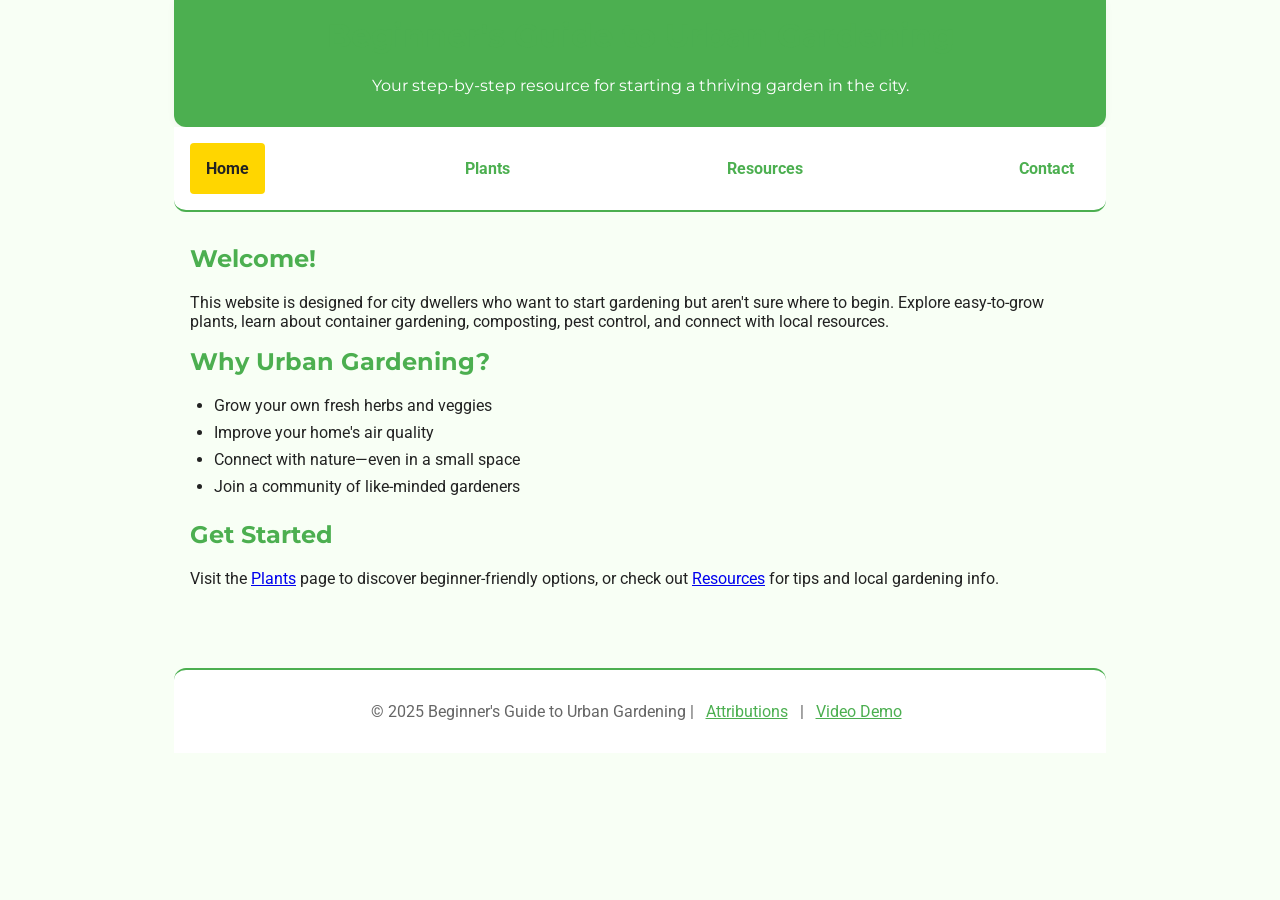
<file: final/index.html>
<!DOCTYPE html>
<html lang="en">

<head>
    <meta charset="UTF-8">
    <title>Beginner's Guide to Urban Gardening</title>
    <meta name="description" content="A complete resource for city dwellers to start and succeed at urban gardening.">
    <meta name="viewport" content="width=device-width, initial-scale=1.0">
    <meta name="author" content="Nathan Hackleman">
    <link rel="icon" type="image/png" href="images/favicon.png">
    <link rel="shortcut icon" href="images/favicon.ico">
    <meta property="og:title" content="Urban Gardening">
    <meta property="og:description"
        content="A complete resource for city dwellers to start and succeed at urban gardening. Learn about plants, techniques, and local resources.">
    <meta property="og:image" content="https://nhackleman.github.io/wdd231/final/images/og-image.png">
    <meta property="og:url" content="https://nhackleman.github.io/wdd231/final/">
    <link href="https://fonts.googleapis.com/css2?family=Montserrat:wght@700&family=Roboto:wght@400;500&display=swap"
        rel="stylesheet">
    <link rel="stylesheet" href="styles/styles.css">
</head>

<body>
    <a href="#main-content" class="skip-link">Skip to main content</a>
    <header>
        <h1>Beginner's Guide to Urban Gardening</h1>
        <p>Your step-by-step resource for starting a thriving garden in the city.</p>
    </header>
    <nav>
        <a href="index.html" class="active">Home</a>
        <a href="plants.html">Plants</a>
        <a href="resources.html">Resources</a>
        <a href="contact.html">Contact</a>
    </nav>
    <main id="main-content">
        <section>
            <h2>Welcome!</h2>
            <p>
                This website is designed for city dwellers who want to start gardening but aren't sure where to begin.
                Explore easy-to-grow plants, learn about container gardening, composting, pest control, and connect with
                local resources.
            </p>
        </section>
        <section>
            <h2>Why Urban Gardening?</h2>
            <ul>
                <li>Grow your own fresh herbs and veggies</li>
                <li>Improve your home's air quality</li>
                <li>Connect with nature—even in a small space</li>
                <li>Join a community of like-minded gardeners</li>
            </ul>
        </section>
        <section>
            <h2>Get Started</h2>
            <p>
                Visit the <a href="plants.html">Plants</a> page to discover beginner-friendly options, or check out <a
                    href="resources.html">Resources</a> for tips and local gardening info.
            </p>
        </section>
    </main>
    <footer>
        <p>
            &copy; 2025 Beginner's Guide to Urban Gardening |
            <a href="attributions.html">Attributions</a> |
            <a href="https://your-video-link.com" target="_blank" rel="noopener">Video Demo</a>
        </p>
    </footer>
    <script type="module" src="scripts/main.js"></script>
</body>

</html>
</file>
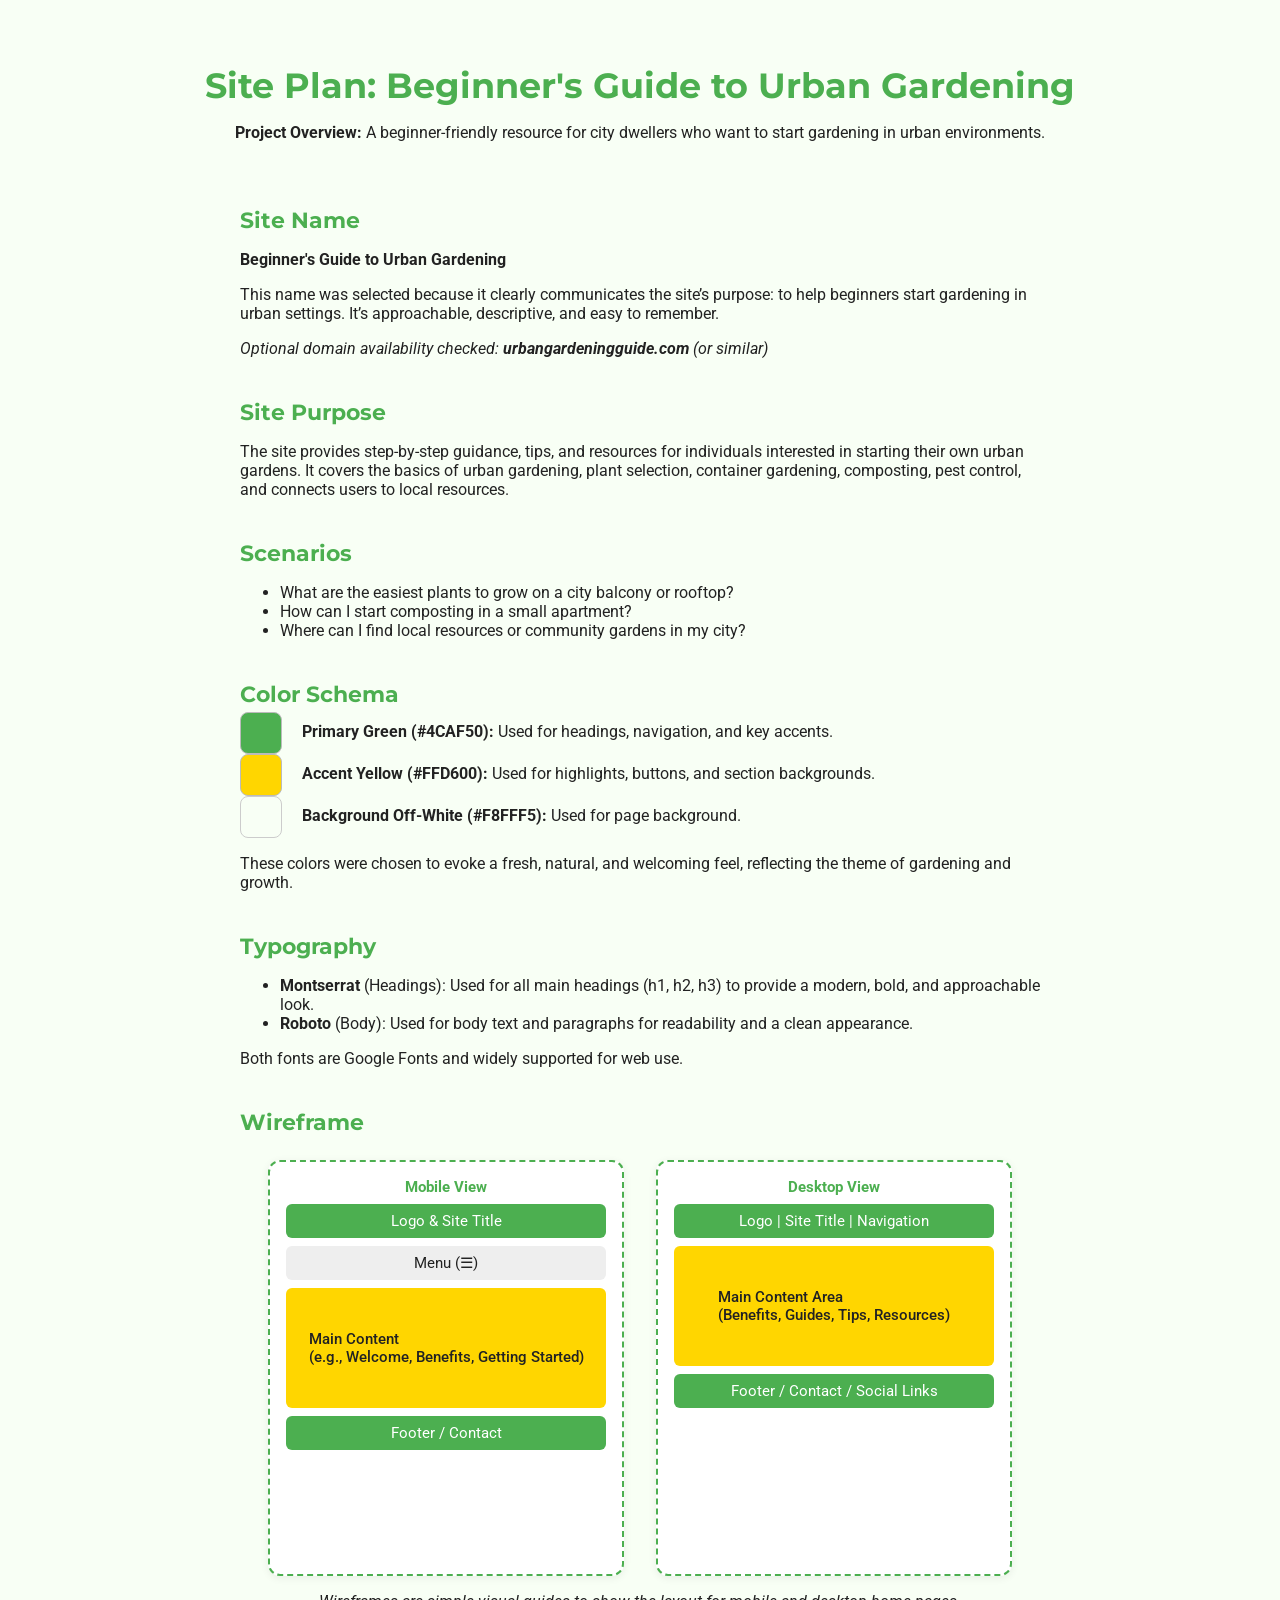
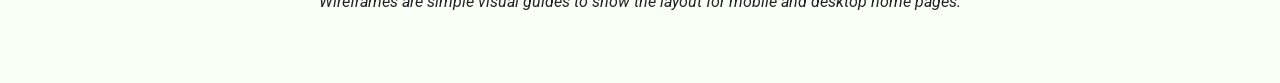
<file: siteplan.html>
<!DOCTYPE html>
<html lang="en">

<head>
    <meta charset="UTF-8">
    <title>Site Plan: Beginner's Guide to Urban Gardening</title>
    <meta name="viewport" content="width=device-width, initial-scale=1.0">
    <link href="https://fonts.googleapis.com/css2?family=Montserrat:wght@700&family=Roboto:wght@400;500&display=swap"
        rel="stylesheet">
    <link rel="stylesheet" href="styles/siteplan.css">
</head>

<body>
    <header>
        <h1>Site Plan: Beginner's Guide to Urban Gardening</h1>
        <p><strong>Project Overview:</strong> A beginner-friendly resource for city dwellers who want to start gardening
            in urban environments.</p>
    </header>

    <section>
        <h2>Site Name</h2>
        <p><strong>Beginner's Guide to Urban Gardening</strong></p>
        <p>
            This name was selected because it clearly communicates the site’s purpose: to help beginners start gardening
            in urban settings. It’s approachable, descriptive, and easy to remember.
        </p>
        <p><em>Optional domain availability checked: <strong>urbangardeningguide.com</strong> (or similar)</em></p>
    </section>

    <section>
        <h2>Site Purpose</h2>
        <p>
            The site provides step-by-step guidance, tips, and resources for individuals interested in starting their
            own urban gardens. It covers the basics of urban gardening, plant selection, container gardening,
            composting, pest control, and connects users to local resources.
        </p>
    </section>

    <section>
        <h2>Scenarios</h2>
        <ul>
            <li>What are the easiest plants to grow on a city balcony or rooftop?</li>
            <li>How can I start composting in a small apartment?</li>
            <li>Where can I find local resources or community gardens in my city?</li>
        </ul>
    </section>

    <section>
        <h2>Color Schema</h2>
        <div>
            <span class="color-sample" style="background: var(--primary-green);"></span>
            <strong>Primary Green (#4CAF50):</strong> Used for headings, navigation, and key accents.
        </div>
        <div>
            <span class="color-sample" style="background: var(--accent-yellow);"></span>
            <strong>Accent Yellow (#FFD600):</strong> Used for highlights, buttons, and section backgrounds.
        </div>
        <div>
            <span class="color-sample" style="background: var(--background); border: 1px solid #ccc;"></span>
            <strong>Background Off-White (#F8FFF5):</strong> Used for page background.
        </div>
        <p>
            These colors were chosen to evoke a fresh, natural, and welcoming feel, reflecting the theme of gardening
            and growth.
        </p>
    </section>

    <section>
        <h2>Typography</h2>
        <ul>
            <li>
                <strong>Montserrat</strong> (Headings): Used for all main headings (h1, h2, h3) to provide a modern,
                bold, and approachable look.
            </li>
            <li>
                <strong>Roboto</strong> (Body): Used for body text and paragraphs for readability and a clean
                appearance.
            </li>
        </ul>
        <p>
            Both fonts are Google Fonts and widely supported for web use.
        </p>
    </section>

    <section>
        <h2>Wireframe</h2>
        <div class="wireframes">
            <div class="wireframe">
                <div class="wireframe-title">Mobile View</div>
                <div class="wf-header">Logo &amp; Site Title</div>
                <div class="wf-nav">Menu (☰)</div>
                <div class="wf-main">Main Content<br>(e.g., Welcome, Benefits, Getting Started)</div>
                <div class="wf-footer">Footer / Contact</div>
            </div>
            <div class="wireframe">
                <div class="wireframe-title">Desktop View</div>
                <div class="wf-header">Logo | Site Title | Navigation</div>
                <div class="wf-main">Main Content Area<br>(Benefits, Guides, Tips, Resources)</div>
                <div class="wf-footer">Footer / Contact / Social Links</div>
            </div>
        </div>
        <p style="text-align:center; margin-top: 1rem;">
            <em>Wireframes are simple visual guides to show the layout for mobile and desktop home pages.</em>
        </p>
    </section>
</body>

</html>
</file>
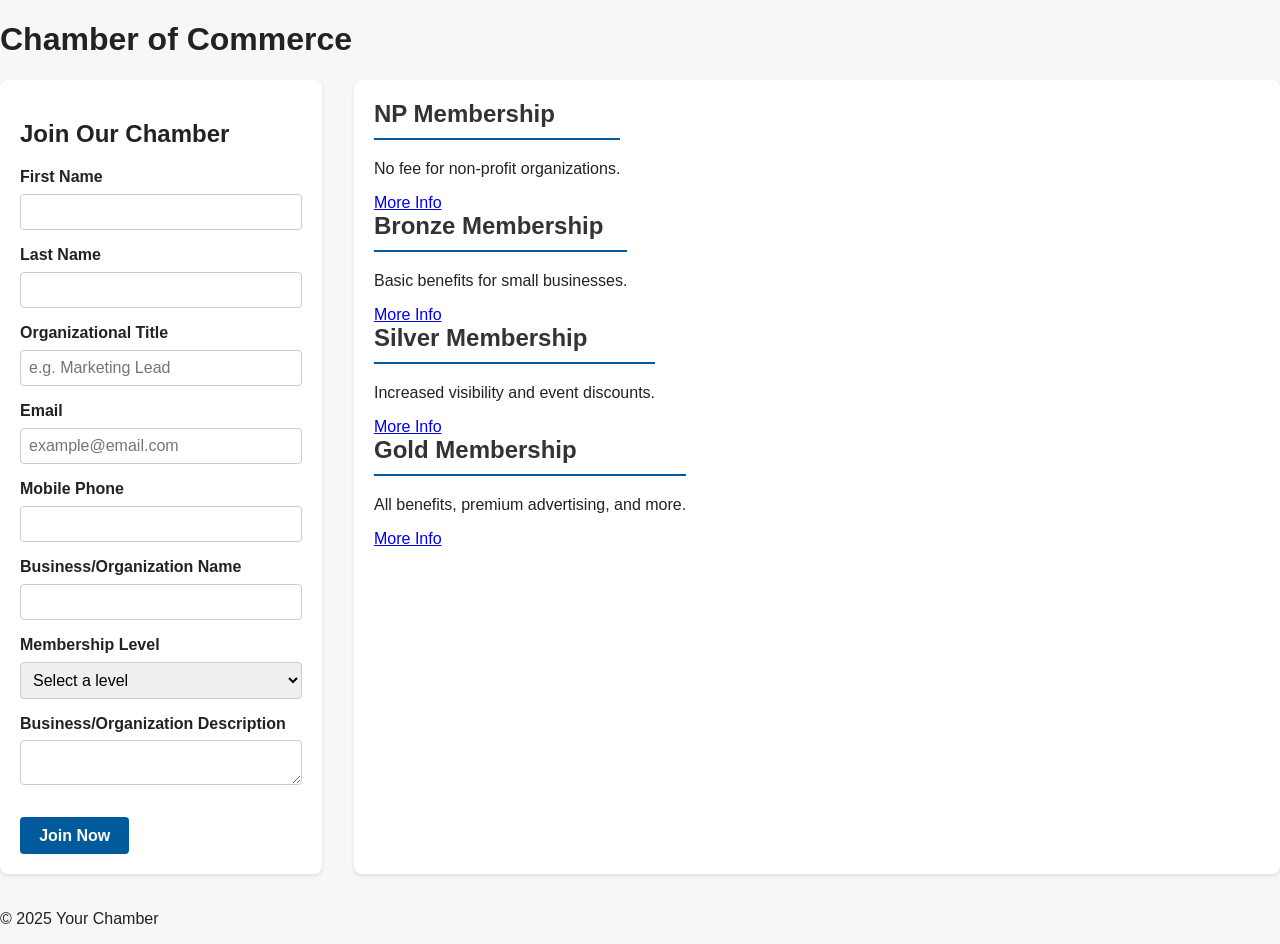
<file: chamber/join.html>
<!DOCTYPE html>
<html lang="en">

<head>
    <meta charset="UTF-8">
    <meta name="description" content="Welcome to the official website of our Chamber of Commerce.">
    <meta name="author" content="Nathan Hackleman">
    <meta name="viewport" content="width=device-width, initial-scale=1.0">
    <meta property="og:title" content="Chamber of Commerce - Join">
    <meta property="og:description" content="Join us in fostering a vibrant business community.">
    <meta property="og:image" content="images/social-preview-join.jpg">
    <meta property="og:url" content="https://nhackleman.github.io/wdd231/chamber/join.html">
    <title>Join | Chamber of Commerce</title>
    <link rel="stylesheet" href="./styles/main.css">
    <script defer src="./scripts/join.js"></script>
</head>

<body>
    <header>
        <h1>Chamber of Commerce</h1>
    </header>
    <nav>
        <button id="menu-toggle" aria-label="Toggle Navigation">&#9776;</button>
        <ul id="main-nav">
            <li><a href="index.html">Home</a></li>
            <li><a href="directory.html">Directory</a></li>
            <li><a href="join.html">Join</a></li>
            <li><a href="discover.html">Discover</a></li>
            <li><a href="contact.html">Contact</a></li>
        </ul>
    </nav>
    <main>
        <section>
            <h1>Join Our Chamber</h1>
            <form method="get" action="thankyou.html" id="joinForm" autocomplete="on">
                <label>
                    First Name
                    <input type="text" name="firstName" title="First Name" autocomplete="given-name" required>
                </label>
                <label>
                    Last Name
                    <input type="text" name="lastName" title="Last Name" autocomplete="family-name" required>
                </label>
                <label>
                    Organizational Title
                    <input type="text" name="orgTitle" title="Organizational Title" autocomplete="organization-title"
                        pattern="[A-Za-z\- ]{7,}" placeholder="e.g. Marketing Lead" required>
                </label>
                <label>
                    Email
                    <input type="email" name="email" title="Email Address" autocomplete="email"
                        placeholder="example@email.com" required>
                </label>
                <label>
                    Mobile Phone
                    <input type="tel" name="phone" title="Mobile Phone" autocomplete="tel" required>
                </label>
                <label>
                    Business/Organization Name
                    <input type="text" name="organization" title="Organization Name" autocomplete="organization"
                        required>
                </label>
                <label>
                    Membership Level
                    <select name="membership" title="Membership Level" required>
                        <option value="">Select a level</option>
                        <option value="np">NP Membership (Non-Profit, Free)</option>
                        <option value="bronze">Bronze Membership</option>
                        <option value="silver">Silver Membership</option>
                        <option value="gold">Gold Membership</option>
                    </select>
                </label>
                <label>
                    Business/Organization Description
                    <textarea name="description" title="Business/Organization Description"></textarea>
                </label>
                <input type="hidden" name="timestamp" id="timestamp">
                <input type="submit" value="Join Now">
            </form>
        </section>
        <section id="membership-cards">
            <div class="membership-card" id="np-card" tabindex="0">
                <h2>NP Membership</h2>
                <p>No fee for non-profit organizations.</p>
                <a href="#np-modal" class="modal-link">More Info</a>
            </div>
            <div class="membership-card" id="bronze-card" tabindex="0">
                <h2>Bronze Membership</h2>
                <p>Basic benefits for small businesses.</p>
                <a href="#bronze-modal" class="modal-link">More Info</a>
            </div>
            <div class="membership-card" id="silver-card" tabindex="0">
                <h2>Silver Membership</h2>
                <p>Increased visibility and event discounts.</p>
                <a href="#silver-modal" class="modal-link">More Info</a>
            </div>
            <div class="membership-card" id="gold-card" tabindex="0">
                <h2>Gold Membership</h2>
                <p>All benefits, premium advertising, and more.</p>
                <a href="#gold-modal" class="modal-link">More Info</a>
            </div>
        </section>
        <!-- Modals -->
        <div id="np-modal" class="modal" tabindex="-1" aria-modal="true" role="dialog">
            <div class="modal-content">
                <h3>NP Membership Benefits</h3>
                <ul>
                    <li>Free membership for non-profits</li>
                    <li>Access to community events</li>
                    <li>Basic directory listing</li>
                </ul>
                <button class="close-modal">Close</button>
            </div>
        </div>
        <div id="bronze-modal" class="modal" tabindex="-1" aria-modal="true" role="dialog">
            <div class="modal-content">
                <h3>Bronze Membership Benefits</h3>
                <ul>
                    <li>All NP benefits</li>
                    <li>Spotlight in chamber newsletter</li>
                    <li>Discounted event tickets</li>
                </ul>
                <button class="close-modal">Close</button>
            </div>
        </div>
        <div id="silver-modal" class="modal" tabindex="-1" aria-modal="true" role="dialog">
            <div class="modal-content">
                <h3>Silver Membership Benefits</h3>
                <ul>
                    <li>All Bronze benefits</li>
                    <li>Homepage advertising slot</li>
                    <li>Free training sessions</li>
                </ul>
                <button class="close-modal">Close</button>
            </div>
        </div>
        <div id="gold-modal" class="modal" tabindex="-1" aria-modal="true" role="dialog">
            <div class="modal-content">
                <h3>Gold Membership Benefits</h3>
                <ul>
                    <li>All Silver benefits</li>
                    <li>Premium homepage spotlight</li>
                    <li>Exclusive networking events</li>
                    <li>Personalized business consulting</li>
                </ul>
                <button class="close-modal">Close</button>
            </div>
        </div>
    </main>
    <footer>
        <p>&copy; 2025 Your Chamber</p>
    </footer>
</body>

</html>
</file>
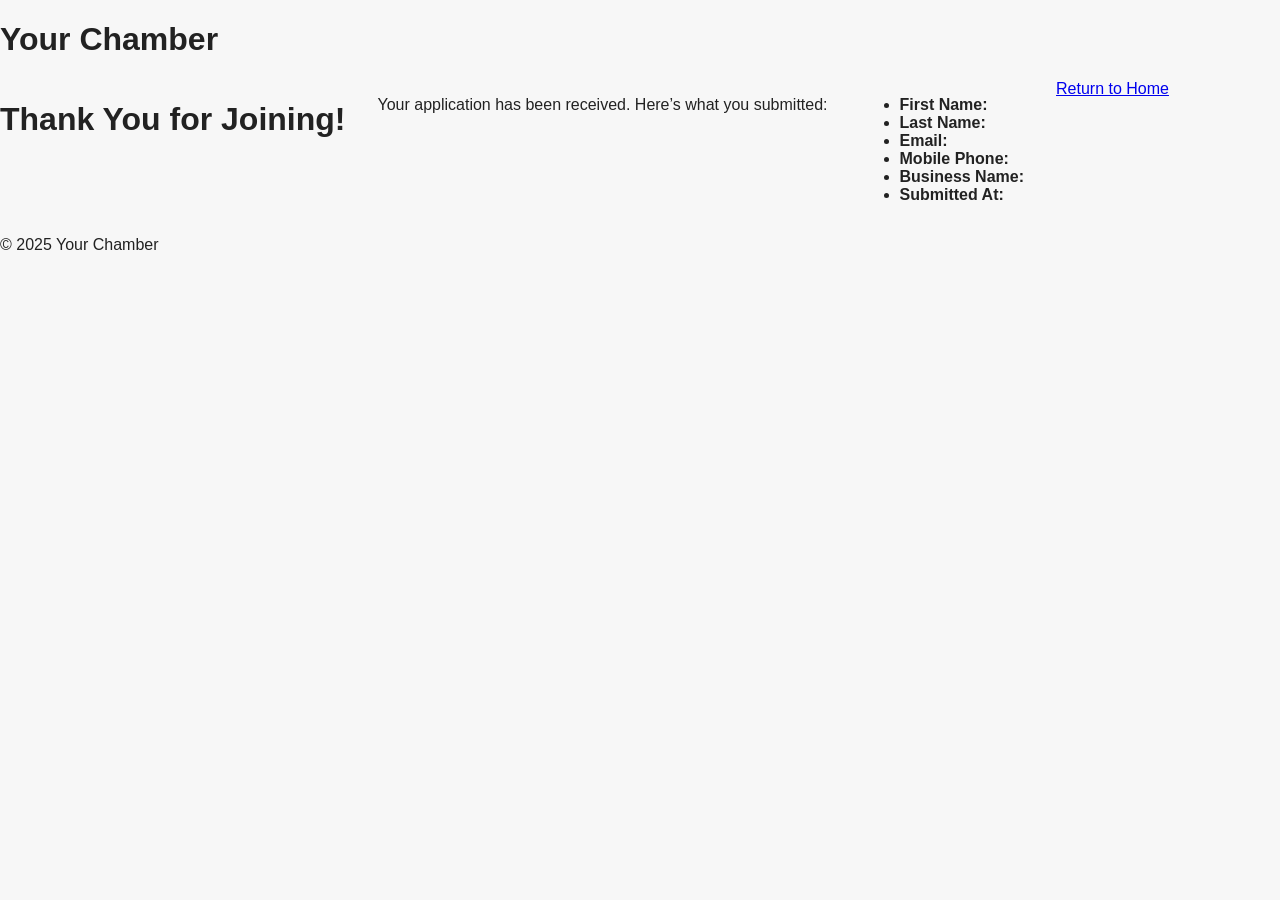
<file: chamber/thankyou.html>
<!DOCTYPE html>
<html lang="en">

<head>
    <meta charset="UTF-8">
    <title>Thank You | Your Chamber</title>
    <link rel="stylesheet" href="./styles/main.css">
    <script defer src="./scripts/thankyou.js"></script>
</head>

<body>
    <header>
        <h1>Your Chamber</h1>
    </header>
    <main>
        <h1>Thank You for Joining!</h1>
        <p>Your application has been received. Here’s what you submitted:</p>
        <div id="confirmation-details"></div>
        <a href="index.html">Return to Home</a>
    </main>
    <footer>
        <p>&copy; 2025 Your Chamber</p>
    </footer>
</body>

</html>
</file>
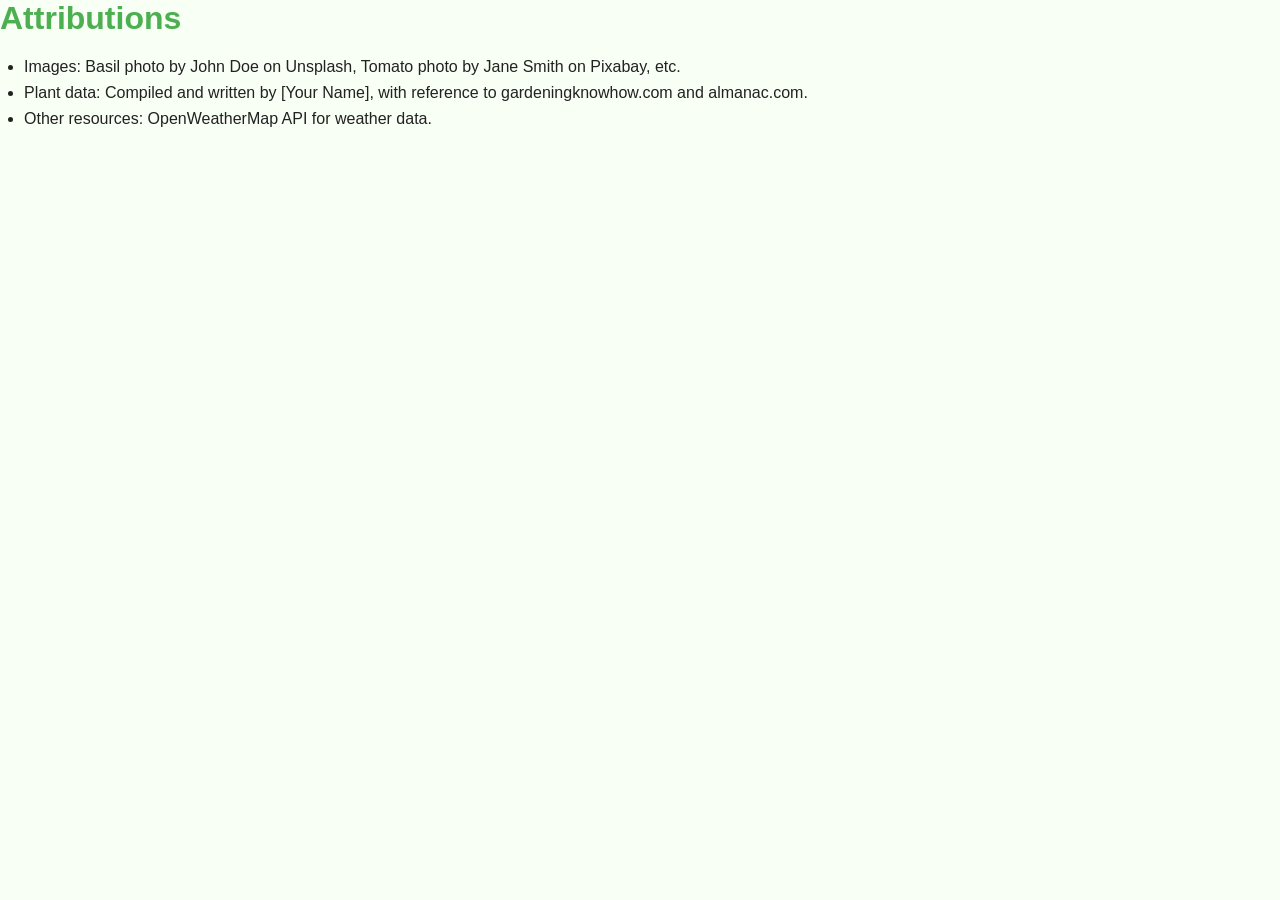
<file: final/attributions.html>
<!DOCTYPE html>
<html lang="en">

<head>
    <meta charset="UTF-8">
    <title>Attributions | Urban Gardening</title>
    <link rel="stylesheet" href="styles/styles.css">
    <meta name="viewport" content="width=device-width, initial-scale=1.0">
    <meta property="og:description"
        content="View attributions for images, data, and resources used throughout Beginner's Guide to Urban Gardening.">
    <meta name="author" content="Nathan Hackleman">
</head>

<body>
    <h1>Attributions</h1>
    <ul>
        <li>Images: Basil photo by John Doe on Unsplash, Tomato photo by Jane Smith on Pixabay, etc.</li>
        <li>Plant data: Compiled and written by [Your Name], with reference to gardeningknowhow.com and almanac.com.
        </li>
        <li>Other resources: OpenWeatherMap API for weather data.</li>
    </ul>
</body>

</html>
</file>
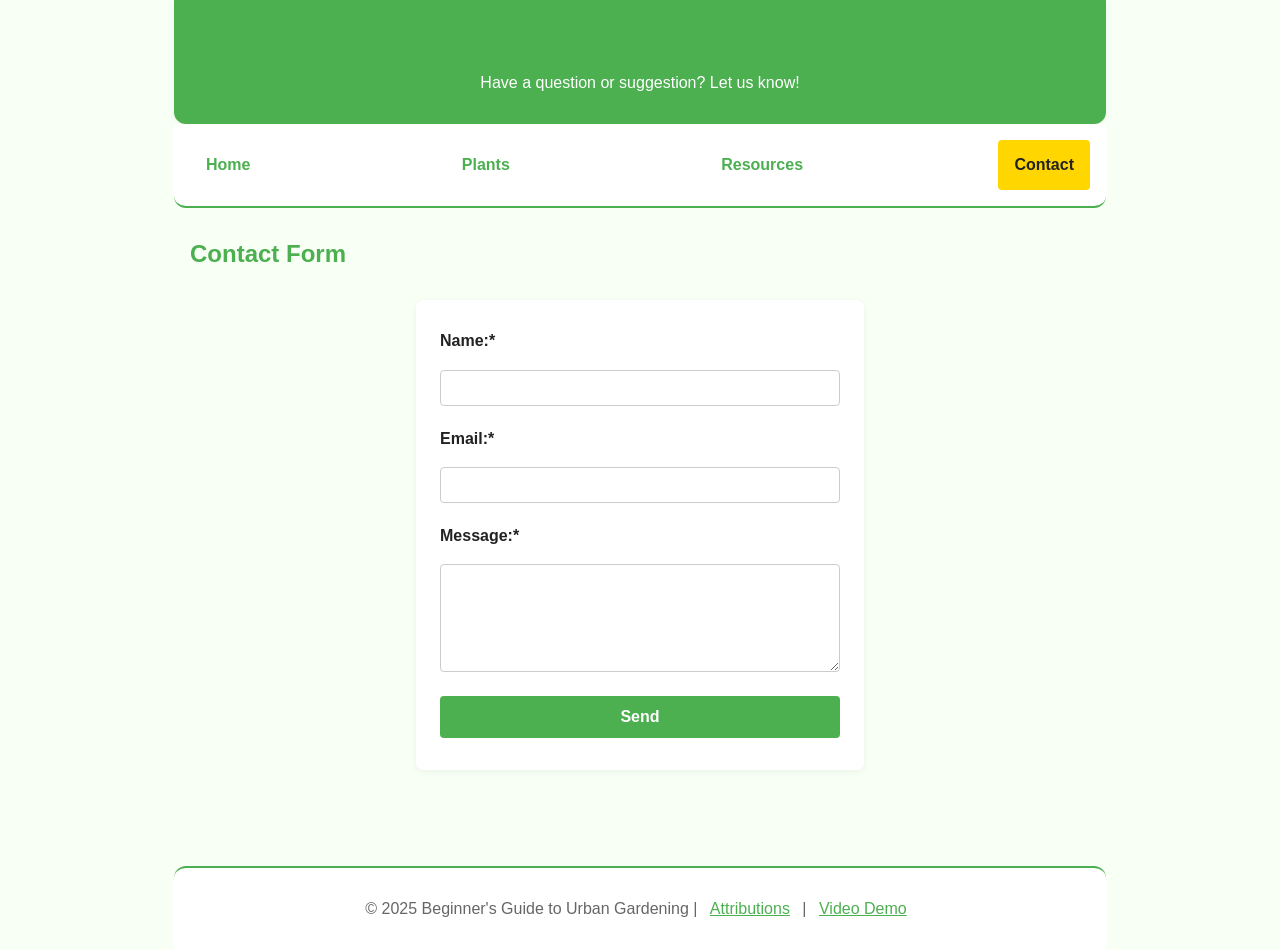
<file: final/contact.html>
<!DOCTYPE html>
<html lang="en">

<head>
    <meta charset="UTF-8">
    <title>Contact | Urban Gardening</title>
    <meta name="viewport" content="width=device-width, initial-scale=1.0">
    <meta name="description" content="Contact Beginner's Guide to Urban Gardening.">
    <meta name="author" content="Nathan Hackleman">
    <link rel="icon" type="image/png" href="images/favicon.png">
    <meta property="og:title" content="Urban Gardening">
    <meta property="og:description"
        content="Get in touch with Beginner's Guide to Urban Gardening. Send your questions or feedback and connect with our urban gardening community.">
    <meta property="og:image" content="https://nhackleman.github.io/wdd231/final/images/og-image.png">
    <meta property="og:url" content="https://nhackleman.github.io/wdd231/final/index.html">
    <link rel="stylesheet" href="styles/styles.css">
</head>

<body>
    <a href="#main-content" class="skip-link">Skip to main content</a>
    <header>
        <h1>Contact Us</h1>
        <p>Have a question or suggestion? Let us know!</p>
    </header>
    <nav>
        <a href="index.html">Home</a>
        <a href="plants.html">Plants</a>
        <a href="resources.html">Resources</a>
        <a href="contact.html" class="active">Contact</a>
    </nav>
    <main id="main-content">
        <section>
            <h2>Contact Form</h2>
            <form id="contact-form" action="form.html" method="GET" autocomplete="on">
                <label for="name">Name:<span aria-hidden="true">*</span></label>
                <input type="text" id="name" name="name" required>

                <label for="email">Email:<span aria-hidden="true">*</span></label>
                <input type="email" id="email" name="email" required>

                <label for="message">Message:<span aria-hidden="true">*</span></label>
                <textarea id="message" name="message" rows="5" required></textarea>

                <button type="submit">Send</button>
            </form>
        </section>
    </main>
    <footer>
        <p>
            &copy; 2025 Beginner's Guide to Urban Gardening |
            <a href="attributions.html">Attributions</a> |
            <a href="https://your-video-link.com" target="_blank" rel="noopener">Video Demo</a>
        </p>
    </footer>
</body>

</html>
</file>
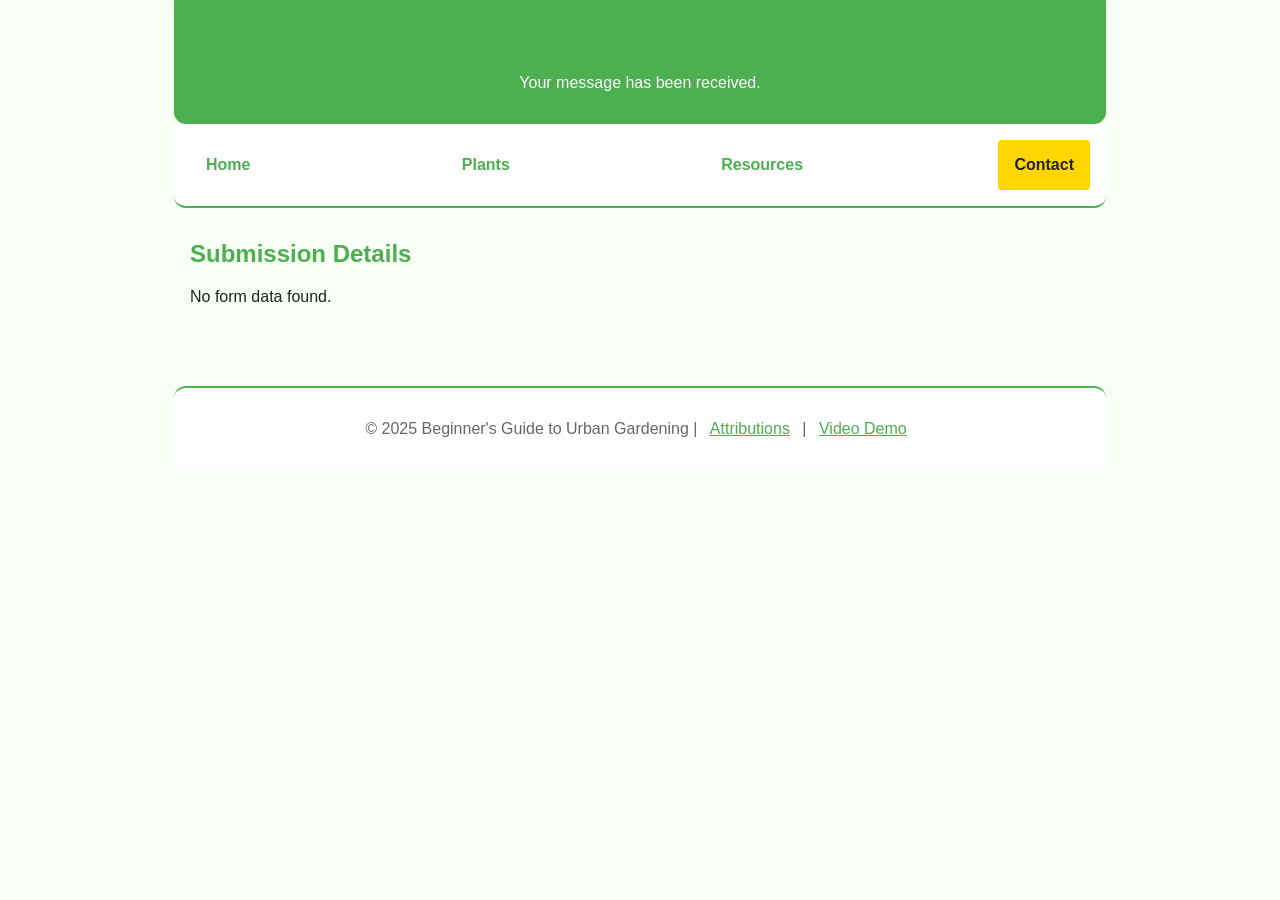
<file: final/form.html>
<!DOCTYPE html>
<html lang="en">

<head>
    <meta charset="UTF-8">
    <title>Contact Submission | Urban Gardening</title>
    <meta name="viewport" content="width=device-width, initial-scale=1.0">
    <meta name="description" content="Thank you for reaching out to Beginner's Guide to Urban Gardening.">
    <meta name="author" content="Nathan Hackleman">
    <link rel="icon" type="image/png" href="images/favicon.png">
    <meta property="og:title" content="Urban Gardening">
    <meta property="og:description"
        content="Thank you for reaching out! Your message has been received by Beginner's Guide to Urban Gardening. We appreciate your interest.">
    <meta property="og:image" content="https://nhackleman.github.io/wdd231/final/images/og-image.png">
    <meta property="og:url" content="https://nhackleman.github.io/wdd231/final/index.html">
    <link rel="stylesheet" href="styles/styles.css">
</head>

<body>
    <a href="#main-content" class="skip-link">Skip to main content</a>
    <header>
        <h1>Thank You!</h1>
        <p>Your message has been received.</p>
    </header>
    <nav>
        <a href="index.html">Home</a>
        <a href="plants.html">Plants</a>
        <a href="resources.html">Resources</a>
        <a href="contact.html" class="active">Contact</a>
    </nav>
    <main id="main-content">
        <section>
            <h2>Submission Details</h2>
            <div id="form-data"></div>
        </section>
    </main>
    <footer>
        <p>
            &copy; 2025 Beginner's Guide to Urban Gardening |
            <a href="attributions.html">Attributions</a> |
            <a href="https://your-video-link.com" target="_blank" rel="noopener">Video Demo</a>
        </p>
    </footer>
    <script type="module" src="scripts/form.js"></script>
</body>

</html>
</file>
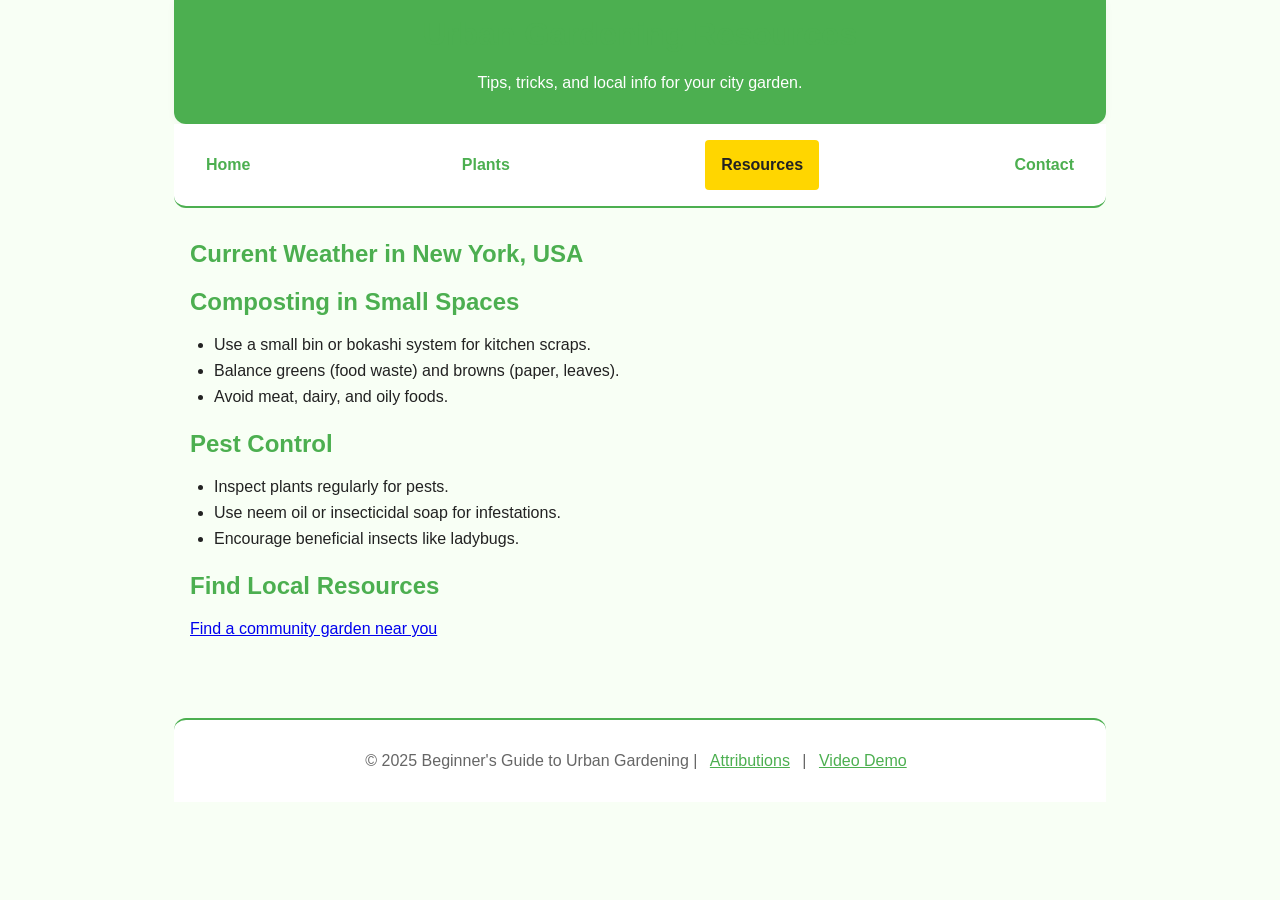
<file: final/resources.html>
<!DOCTYPE html>
<html lang="en">

<head>
    <meta charset="UTF-8">
    <title>Resources | Urban Gardening</title>
    <meta name="viewport" content="width=device-width, initial-scale=1.0">
    <meta name="description" content="Urban gardening resources: composting, pest control, and local info.">
    <meta name="author" content="Nathan Hackleman">
    <link rel="icon" type="image/png" href="images/favicon.png">
    <meta property="og:title" content="Urban Gardening">
    <meta property="og:description"
        content="Find essential urban gardening resources, including composting and pest control tips, local organizations, and live weather updates.">
    <meta property="og:image" content="https://nhackleman.github.io/wdd231/final/images/og-image.png">
    <meta property="og:url" content="https://nhackleman.github.io/wdd231/final/index.html">
    <link rel="stylesheet" href="styles/styles.css">
</head>

<body>
    <a href="#main-content" class="skip-link">Skip to main content</a>
    <header>
        <h1>Urban Gardening Resources</h1>
        <p>Tips, tricks, and local info for your city garden.</p>
    </header>
    <nav>
        <a href="index.html">Home</a>
        <a href="plants.html">Plants</a>
        <a href="resources.html" class="active">Resources</a>
        <a href="contact.html">Contact</a>
    </nav>
    <main id="main-content">
        <section>
            <h2>Current Weather in New York, USA</h2>
            <div id="weather" aria-live="polite">
                <!-- Weather info will be injected here by JS -->
            </div>
        </section>
        <section>
            <h2>Composting in Small Spaces</h2>
            <ul>
                <li>Use a small bin or bokashi system for kitchen scraps.</li>
                <li>Balance greens (food waste) and browns (paper, leaves).</li>
                <li>Avoid meat, dairy, and oily foods.</li>
            </ul>
        </section>
        <section>
            <h2>Pest Control</h2>
            <ul>
                <li>Inspect plants regularly for pests.</li>
                <li>Use neem oil or insecticidal soap for infestations.</li>
                <li>Encourage beneficial insects like ladybugs.</li>
            </ul>
        </section>
        <section>
            <h2>Find Local Resources</h2>
            <p>
                <a href="https://www.communitygarden.org/find-a-garden" target="_blank" rel="noopener">Find a community
                    garden near you</a>
            </p>
        </section>
    </main>
    <footer>
        <p>
            &copy; 2025 Beginner's Guide to Urban Gardening |
            <a href="attributions.html">Attributions</a> |
            <a href="https://your-video-link.com" target="_blank" rel="noopener">Video Demo</a>
        </p>
    </footer>
    <script type="module" src="scripts/main.js"></script>
</body>

</html>
</file>
<file: final/styles/styles.css>
:root {
    --primary-green: #4CAF50;
    --accent-yellow: #FFD600;
    --background: #F8FFF5;
    --text: #222;
    --header-font: 'Montserrat', sans-serif;
    --body-font: 'Roboto', sans-serif;
}

body {
    font-family: var(--body-font);
    background: var(--background);
    color: var(--text);
    margin: 0;
    padding: 0;
    min-height: 100vh;
}

header,
nav,
main,
footer {
    margin: 0 auto;
    max-width: 900px;
    padding: 1rem;
}

header {
    background: var(--primary-green);
    color: #fff;
    font-family: var(--header-font);
    text-align: center;
    border-radius: 0 0 12px 12px;
    box-shadow: 0 2px 8px rgba(0, 0, 0, 0.04);
}

nav {
    display: flex;
    flex-wrap: wrap;
    justify-content: space-between;
    background: #fff;
    border-bottom: 2px solid var(--primary-green);
    border-radius: 0 0 12px 12px;
    align-items: center;
}

nav a {
    color: var(--primary-green);
    text-decoration: none;
    padding: 1rem;
    font-weight: bold;
    transition: background 0.2s, color 0.2s;
    border-radius: 4px;
}

nav a.active,
nav a:focus,
nav a:hover {
    background: var(--accent-yellow);
    color: #222;
    outline: none;
}

main {
    padding: 2rem 1rem;
}

footer {
    background: #fff;
    border-top: 2px solid var(--primary-green);
    text-align: center;
    font-size: 1em;
    color: #666;
    margin-top: 2em;
    border-radius: 12px 12px 0 0;
}

footer a {
    color: var(--primary-green);
    text-decoration: underline;
    margin: 0 0.5em;
}

h1,
h2,
h3 {
    font-family: var(--header-font);
    color: var(--primary-green);
    margin-top: 0;
}

ul {
    padding-left: 1.5em;
    margin-bottom: 1.5em;
}

li {
    margin-bottom: 0.5em;
}

a {
    transition: color 0.2s;
}

.plant-card {
    background: #fff;
    border: 1px solid #eee;
    border-radius: 8px;
    margin: 1rem 0;
    padding: 1rem;
    box-shadow: 0 2px 8px rgba(0, 0, 0, 0.05);
    display: flex;
    flex-direction: column;
    align-items: center;
    transition: box-shadow 0.2s;
}

.plant-card:hover {
    box-shadow: 0 4px 16px rgba(76, 175, 80, 0.08);
}

.plant-card img {
    width: 120px;
    height: 120px;
    object-fit: cover;
    border-radius: 8px;
    margin-bottom: 0.5em;
}

.details-btn,
.favorite-btn {
    margin: 0.5rem 0.2rem 0 0.2rem;
    padding: 0.5rem 1rem;
    border: none;
    background: var(--primary-green);
    color: #fff;
    border-radius: 4px;
    cursor: pointer;
    font-size: 1em;
    font-family: inherit;
    transition: background 0.2s, color 0.2s;
}

.details-btn:hover,
.details-btn:focus {
    background: var(--accent-yellow);
    color: var(--primary-green);
    outline: none;
}

.favorite-btn.favorited,
.favorite-btn:hover,
.favorite-btn:focus {
    background: var(--accent-yellow);
    color: var(--primary-green);
    outline: none;
}

#modal,
.modal {
    display: none;
    position: fixed;
    z-index: 1000;
    left: 0;
    top: 0;
    right: 0;
    bottom: 0;
    background: rgba(0, 0, 0, 0.5);
    align-items: center;
    justify-content: center;
}

#modal.open,
.modal.open {
    display: flex;
}

.modal-content {
    background: #fff;
    padding: 2rem;
    border-radius: 8px;
    max-width: 400px;
    width: 90vw;
    outline: none;
    position: relative;
    box-shadow: 0 4px 32px rgba(0, 0, 0, 0.18);
}

.modal-close {
    position: absolute;
    top: 1rem;
    right: 1rem;
    background: none;
    border: none;
    font-size: 2rem;
    color: var(--primary-green);
    cursor: pointer;
    line-height: 1;
}

.skip-link {
    position: absolute;
    left: -999px;
    top: auto;
    width: 1px;
    height: 1px;
    overflow: hidden;
    z-index: 1000;
    background: #FFD600;
    color: #222;
    padding: 0.5em 1em;
    font-weight: bold;
}

.skip-link:focus {
    left: 10px;
    top: 10px;
    width: auto;
    height: auto;
    outline: 2px solid #4CAF50;
}

/* Form styling */
form {
    display: flex;
    flex-direction: column;
    gap: 1em;
    max-width: 400px;
    margin: 2em auto;
    background: #fff;
    padding: 2em 1.5em;
    border-radius: 8px;
    box-shadow: 0 2px 8px rgba(0, 0, 0, 0.05);
}

label {
    font-weight: bold;
    margin-bottom: 0.2em;
}

input,
textarea {
    padding: 0.5em;
    border: 1px solid #ccc;
    border-radius: 4px;
    font-family: inherit;
    font-size: 1em;
    margin-bottom: 0.5em;
}

input:focus,
textarea:focus {
    border-color: var(--primary-green);
    outline: none;
}

button[type="submit"],
button[type="button"] {
    background: var(--primary-green);
    color: #fff;
    border: none;
    padding: 0.75em 1.5em;
    border-radius: 4px;
    font-size: 1em;
    cursor: pointer;
    font-weight: bold;
    transition: background 0.2s, color 0.2s;
}

button[type="submit"]:hover,
button[type="submit"]:focus,
button[type="button"]:hover,
button[type="button"]:focus {
    background: var(--accent-yellow);
    color: var(--primary-green);
    outline: none;
}

/* Responsive design */
@media (max-width: 900px) {

    header,
    nav,
    main,
    footer {
        max-width: 98vw;
        padding: 1rem 0.5rem;
    }
}

@media (max-width: 600px) {
    nav {
        flex-direction: column;
        align-items: stretch;
    }

    .plant-card {
        width: 100%;
    }

    main {
        padding: 1rem 0.5rem;
    }

    form {
        padding: 1em 0.5em;
    }

    .modal-content {
        padding: 1em;
    }
}
</file>
<file: styles/siteplan.css>
:root {
    --primary-green: #4CAF50;
    --accent-yellow: #FFD600;
    --background: #F8FFF5;
    --text: #222;
}

body {
    font-family: 'Roboto', Arial, sans-serif;
    background: var(--background);
    color: var(--text);
    margin: 0;
    padding: 0 1.5rem 2rem 1.5rem;
}

header {
    text-align: center;
    padding: 2rem 0 1rem 0;
}

h1,
h2,
h3 {
    font-family: 'Montserrat', Arial, sans-serif;
    color: var(--primary-green);
    margin-top: 2rem;
}

h1 {
    font-size: 2.2rem;
    margin-bottom: 0.5rem;
}

h2 {
    font-size: 1.4rem;
    margin-bottom: 0.25rem;
}

h3 {
    font-size: 1.1rem;
    color: var(--accent-yellow);
    margin-bottom: 0.25rem;
}

section {
    margin-bottom: 2.5rem;
    max-width: 800px;
    margin-left: auto;
    margin-right: auto;
}

.color-sample {
    display: inline-block;
    width: 2.5rem;
    height: 2.5rem;
    border-radius: 8px;
    margin-right: 1rem;
    border: 1px solid #bbb;
    vertical-align: middle;
}

.wireframes {
    display: flex;
    flex-wrap: wrap;
    gap: 2rem;
    justify-content: center;
    margin-top: 1.5rem;
}

.wireframe {
    background: #fff;
    border: 2px dashed var(--primary-green);
    padding: 1rem;
    border-radius: 12px;
    width: 320px;
    min-height: 380px;
    box-shadow: 0 2px 8px #0001;
    font-size: 0.95rem;
}

.wireframe-title {
    text-align: center;
    margin-bottom: 0.5rem;
    font-weight: bold;
    color: var(--primary-green);
}

.wf-header,
.wf-footer {
    background: var(--primary-green);
    color: #fff;
    text-align: center;
    padding: 0.5rem 0;
    border-radius: 6px;
    margin-bottom: 0.5rem;
}

.wf-main {
    background: var(--accent-yellow);
    color: #222;
    min-height: 120px;
    border-radius: 6px;
    margin-bottom: 0.5rem;
    display: flex;
    align-items: center;
    justify-content: center;
    font-weight: 500;
}

.wf-nav {
    background: #eee;
    color: #222;
    padding: 0.5rem;
    border-radius: 6px;
    margin-bottom: 0.5rem;
    text-align: center;
    font-size: 0.95rem;
}

@media (max-width: 700px) {
    .wireframes {
        flex-direction: column;
        align-items: center;
    }
}
</file>
<file: chamber/styles/main.css>
body {
    font-family: 'Segoe UI', Arial, sans-serif;
    margin: 0;
    background: #f7f7f7;
    color: #222;
}

/* Header, nav, footer styles here */
/* Responsive styles for nav and main content */

#members-container.grid-view {
    display: grid;
    grid-template-columns: repeat(auto-fit, minmax(250px, 1fr));
    gap: 1rem;
}

#members-container.list-view {
    display: flex;
    flex-direction: column;
    gap: 1rem;
}

.member-card {
    background: #fff;
    border-radius: 8px;
    padding: 1rem;
    box-shadow: 0 2px 6px rgba(0, 0, 0, 0.08);
    display: flex;
    flex-direction: column;
    align-items: center;
}

.member-card img {
    width: 80px;
    height: 80px;
    object-fit: contain;
    margin-bottom: 0.5rem;
}

.level-1 {
    color: #555;
}

.level-2 {
    color: #888;
    font-weight: bold;
}

.level-3 {
    color: #d4af37;
    font-weight: bold;
}

@media (max-width: 600px) {
    #members-container.grid-view {
        grid-template-columns: 1fr;
    }
}



/* === Home Page Specific Styles === */

main section {
    padding: 20px;
    margin-bottom: 20px;
    background-color: #fff;
    border-radius: 8px;
    box-shadow: 0 2px 4px rgba(0, 0, 0, 0.1);
}

main h2 {
    color: #333;
    border-bottom: 2px solid #005A9C;
    padding-bottom: 10px;
    margin-top: 0;
}

/* --- Hero Section --- */
#hero {
    position: relative;
    padding: 0;
    text-align: center;
    color: white;
    overflow: hidden;
}

#hero picture img {
    width: 100%;
    height: auto;
    display: block;
    min-height: 250px;
    object-fit: cover;
}

.hero-cta {
    position: absolute;
    top: 50%;
    left: 50%;
    transform: translate(-50%, -50%);
    background-color: rgba(0, 0, 0, 0.6);
    padding: 20px;
    border-radius: 8px;
}

.hero-cta h2 {
    color: #fff;
    margin-top: 0;
    margin-bottom: 15px;
    font-size: 2em;
    border-bottom: none;
}

.cta-button {
    display: inline-block;
    background-color: #FFA500;
    color: #fff;
    padding: 12px 25px;
    text-decoration: none;
    font-weight: bold;
    border-radius: 5px;
    transition: background-color 0.3s ease;
}

.cta-button:hover {
    background-color: #cc8400;
}

/* --- Events Section --- */
#events .event-list {
    display: grid;
    grid-template-columns: repeat(auto-fit, minmax(280px, 1fr));
    gap: 20px;
}

.event-item {
    background-color: #f9f9f9;
    padding: 15px;
    border: 1px solid #eee;
    border-radius: 5px;
}

.event-item h3 {
    margin-top: 0;
    color: #005A9C;
}

.event-item a {
    color: #FFA500;
    text-decoration: none;
    font-weight: bold;
}

.event-item a:hover {
    text-decoration: underline;
}

/* --- Weather Section --- */
#weather .weather-card {
    background-color: #eef7ff;
    padding: 20px;
    border-radius: 8px;
    text-align: center;
}

#weather .weather-card h3 {
    margin-top: 20px;
    margin-bottom: 10px;
    color: #005A9C;
}

#weather-icon {
    width: 75px;
    height: 75px;
    margin: 10px auto;
    display: none;
}

#forecast-container {
    display: flex;
    justify-content: space-around;
    flex-wrap: wrap;
    gap: 10px;
    margin-top: 15px;
}

.forecast-day {
    background-color: #fff;
    padding: 10px;
    border-radius: 5px;
    border: 1px solid #ddd;
    min-width: 100px;
    text-align: center;
}

.forecast-day p {
    margin: 5px 0;
}

/* --- Spotlights Section --- */
#spotlights .spotlight-container {
    display: grid;
    grid-template-columns: repeat(auto-fit, minmax(280px, 1fr));
    gap: 20px;
}

.spotlight-container .member-card {
    border-left: 5px solid #FFA500;
}

.spotlight-container .member-card.gold-member {
    border-left-color: #d4af37;
}

.spotlight-container .member-card.silver-member {
    border-left-color: #c0c0c0;
}


@media (max-width: 768px) {
    .hero-cta h2 {
        font-size: 1.5em;
    }

    .cta-button {
        padding: 10px 20px;
        font-size: 0.9em;
    }

    #events .event-list,
    #spotlights .spotlight-container {
        grid-template-columns: 1fr;
    }
}

@media (max-width: 480px) {
    .hero-cta {
        padding: 15px;
        width: 80%;
    }

    .hero-cta h2 {
        font-size: 1.2em;
    }

    #forecast-container {
        flex-direction: column;
        align-items: center;
    }

    .forecast-day {
        width: 80%;
    }
}


/* Basic Nav Toggle Styles */
nav ul {
    list-style: none;
    padding: 0;
    margin: 0;
    display: none;
}

nav ul.active {
    display: block;
}

#menu-toggle {
    display: none;
}

@media (max-width: 768px) {

    #menu-toggle {
        display: block;
        background: none;
        border: none;
        font-size: 1.5em;
        cursor: pointer;
    }

    nav ul {
        position: absolute;
        top: 60px;
        left: 0;
        width: 100%;
        background-color: #333;
        flex-direction: column;
    }

    nav ul li a {
        display: block;
        padding: 10px;
        text-align: center;
        color: white;
    }
}

/* Example animation */
.membership-card {
    opacity: 0;
    transform: translateY(30px);
    animation: cardFadeIn 1s forwards;
}

.membership-card:nth-child(1) {
    animation-delay: 0.2s;
}

.membership-card:nth-child(2) {
    animation-delay: 0.4s;
}

.membership-card:nth-child(3) {
    animation-delay: 0.6s;
}

.membership-card:nth-child(4) {
    animation-delay: 0.8s;
}

@keyframes cardFadeIn {
    to {
        opacity: 1;
        transform: translateY(0);
    }
}

/* Responsive layout example */
#membership-cards {
    display: flex;
    flex-direction: column;
}

@media (min-width: 900px) {
    main {
        display: flex;
        gap: 2rem;
    }

    form {
        flex: 2;
    }

    #membership-cards {
        flex: 1;
        flex-direction: column;
        align-items: flex-start;
    }
}

.modal {
    display: none;
    position: fixed;
    z-index: 1000;
    left: 0;
    top: 0;
    right: 0;
    bottom: 0;
    background: rgba(0, 0, 0, 0.6);
    align-items: center;
    justify-content: center;
}

.modal-content {
    background: #fff;
    margin: 10% auto;
    padding: 2em;
    border-radius: 8px;
    max-width: 400px;
    outline: none;
}

.close-modal {
    margin-top: 1em;
    background: #333;
    color: #fff;
    border: none;
    padding: 0.5em 1em;
    border-radius: 4px;
    cursor: pointer;
}

/* Chamber Join Form Styles */
form {
    display: flex;
    flex-direction: column;
    gap: 1em;
    max-width: 500px;
}

form label {
    display: flex;
    flex-direction: column;
    font-weight: bold;
    gap: 0.3em;
}

form input,
form select,
form textarea {
    font-size: 1em;
    padding: 0.5em;
    border-radius: 4px;
    border: 1px solid #ccc;
    margin-top: 0.2em;
    box-sizing: border-box;
    width: 100%;
}

form input[type="submit"] {
    width: auto;
    align-self: flex-start;
    background: #005A9C;
    color: #fff;
    border: none;
    padding: 0.6em 1.2em;
    border-radius: 4px;
    cursor: pointer;
    font-weight: bold;
    margin-top: 1em;
    transition: background 0.2s, color 0.2s;
}

form input[type="submit"]:hover {
    background: #FFA500;
    color: #222;
}
</file>
